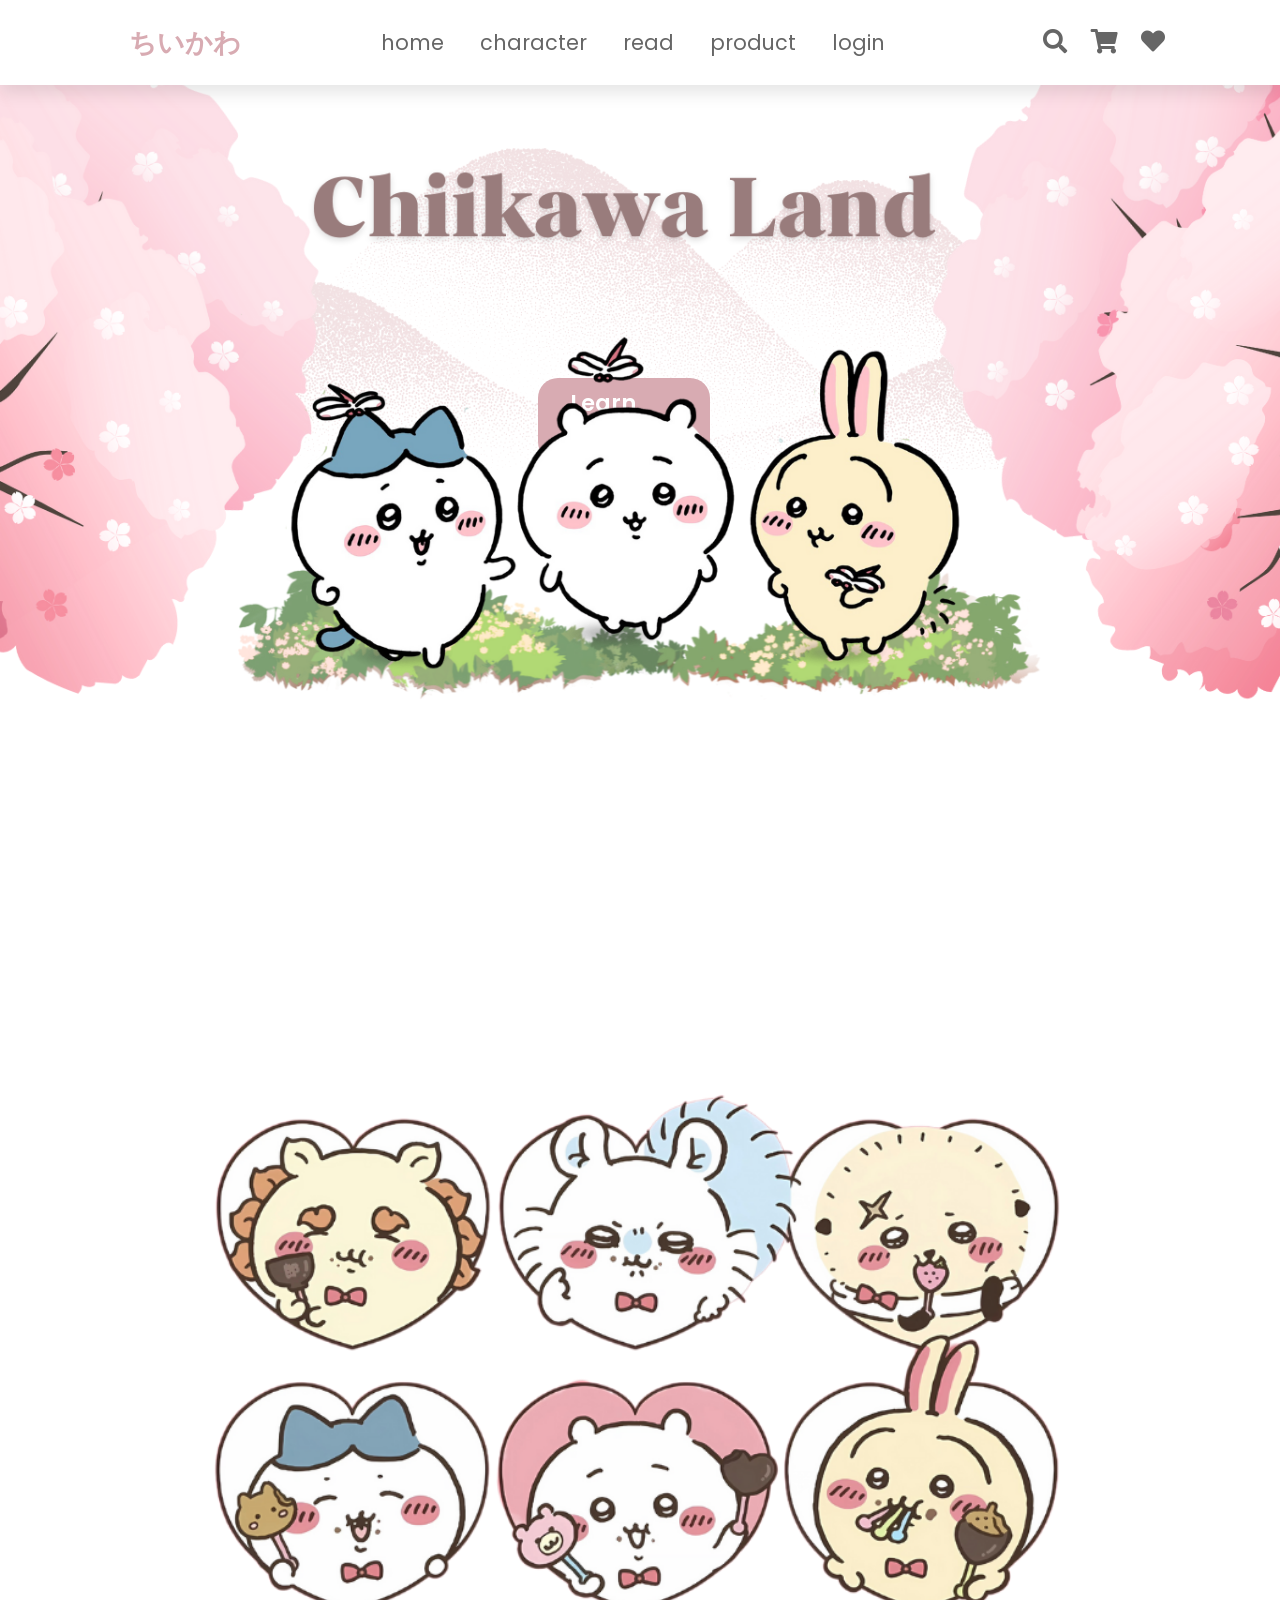
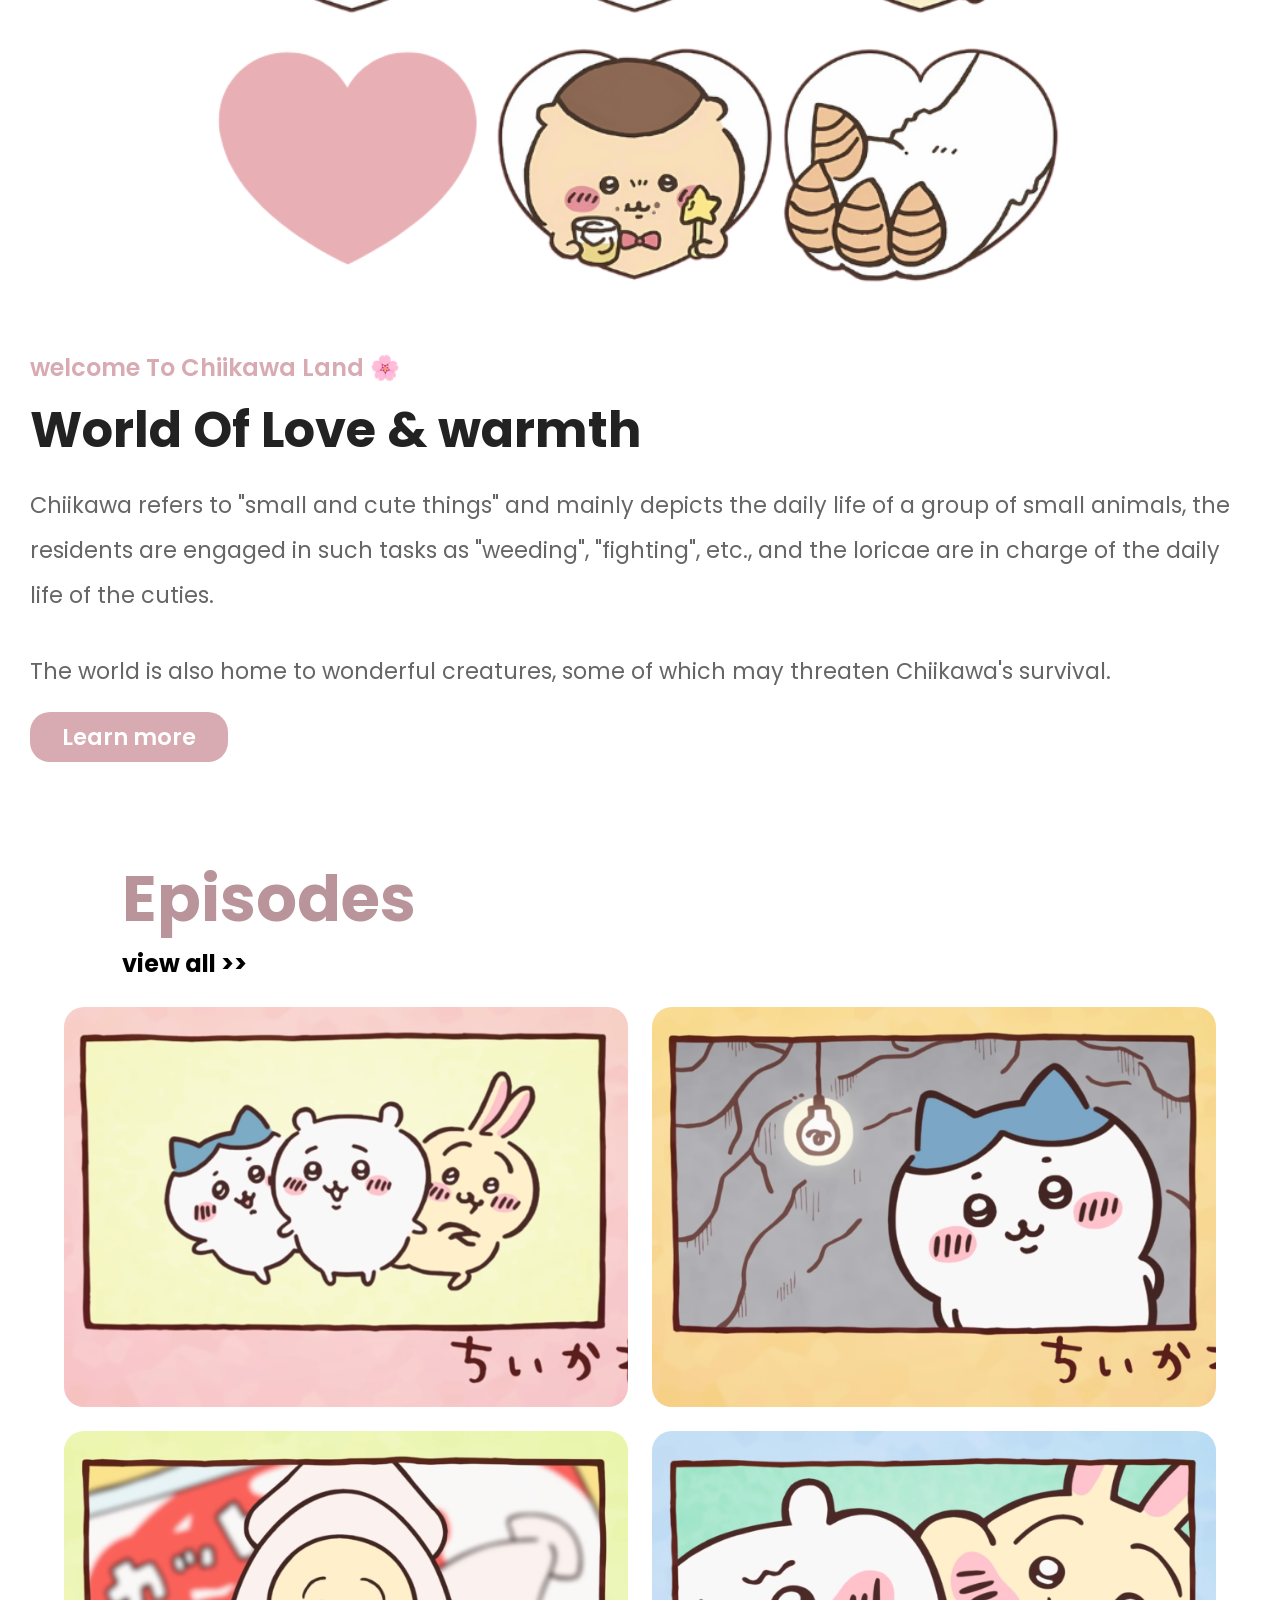
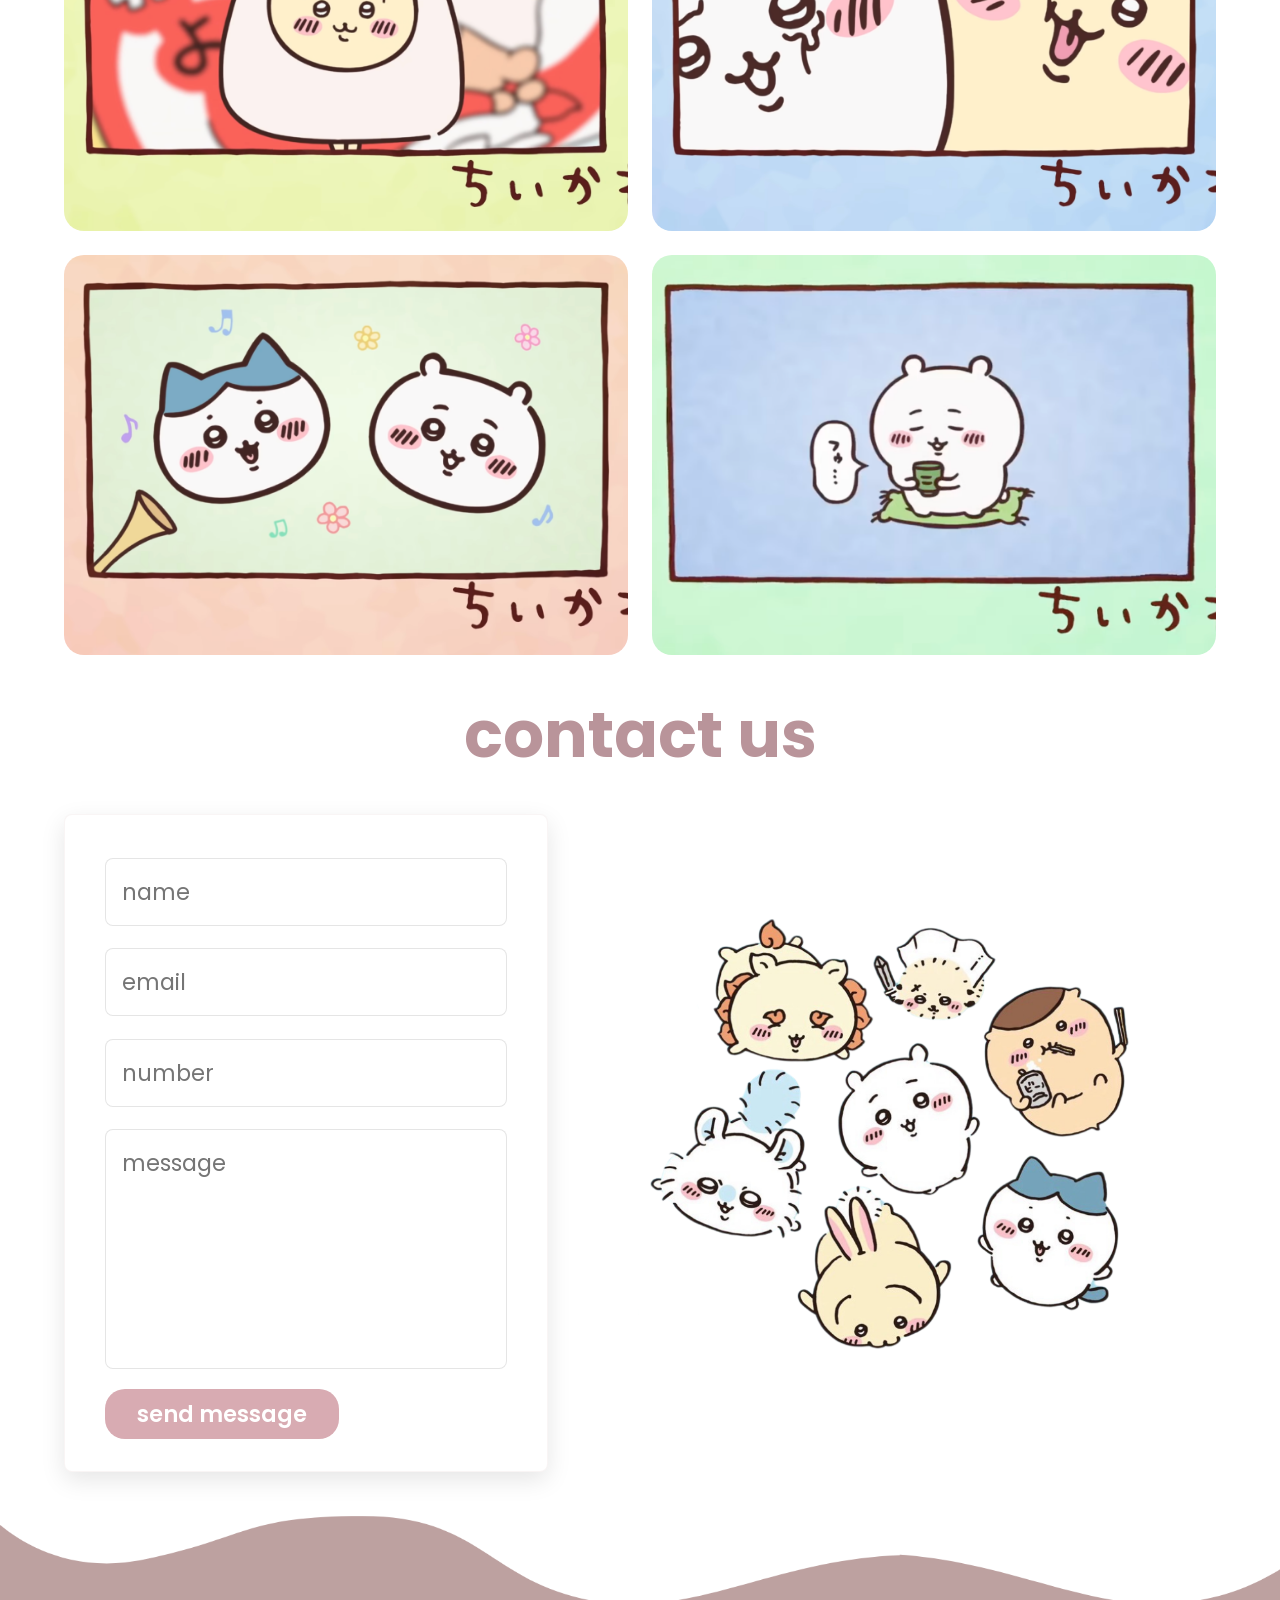
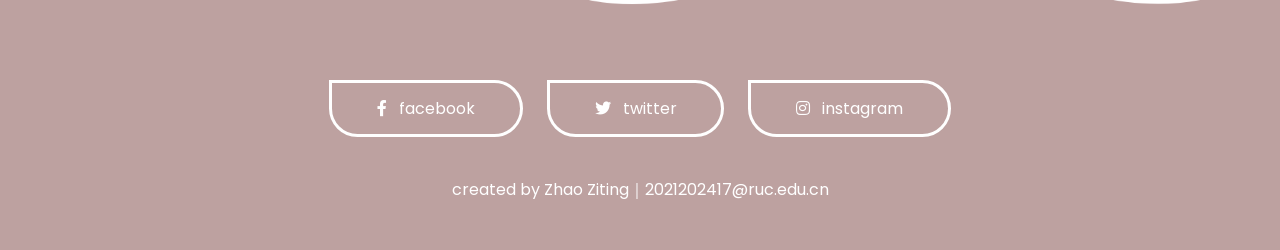
<file: index.html>
<!DOCTYPE html>
<html lang="en">

<head>
    <meta charset="UTF-8">
    <meta http-equiv="X-UA-Compatible" content="IE=edge">
    <meta name="viewport" content="width=device-width, initial-scale=1.0">
    <link rel="stylesheet" href="https://pro.fontawesome.com/releases/v5.10.0/css/all.css" integrity="sha384-AYmEC3Yw5cVb3ZcuHtOA93w35dYTsvhLPVnYs9eStHfGJvOvKxVfELGroGkvsg+p" crossorigin="anonymous" />
    <link rel="stylesheet" href="./css/home.css">
    <link rel="stylesheet" href="./css/header.css" >
    <link rel="stylesheet" href="./css/footer.css" >
    <title>home</title>
</head>

<body>
   <!--—————— header ——————-->
    <header class="header">
         <a href="home.html" class="logo"> <i class="fas fa-flower"></i> ちいかわ </a>
         <nav class="navbar">
             <a href="home.html">home</a>
             <a href="character.html">character</a>
             <a href="read.html">read</a>
             <a href="product.html">product</a>
             <a href="login.html">login</a>
         </nav>

         <div class="icons">
            <div id="search-btn" class="fas fa-search"></div>
            <div id="cart-btn" class="fas fa-shopping-cart"></div>
            <div id="love-btn" class="fas fa-heart"></div>
        </div>
 <!--—————— header·search ——————-->
         <form action="" class="search-form">
            <input type="search" placeholder="search here..." id="search-box">
            <label for="search-box" class="fas fa-search"></label>
        </form>

  <!--—————— header·shopping ——————-->
        <div class="shopping-cart">
            <div class="box">
                <i class="fas fa-times"></i>
                <img src="./images/products/01.png" alt="">
                <div class="content">
                    <h3>Momonga tail</h3>
                    <span class="quantity">1</span>
                    <span class="multiply">x</span>
                    <span class="price">¥1760</span>
                </div>
            </div>
            <div class="box">
                <i class="fas fa-times"></i>
                <img src="./images/products/02.png" alt="">
                <div class="content">
                    <h3>nahowahowa</h3>
                    <span class="quantity">1</span>
                    <span class="multiply">x</span>
                    <span class="price">¥2750</span>
                </div>
            </div>
            <div class="box">
                <i class="fas fa-times"></i>
                <img src="./images/products/03.png" alt="">
                <div class="content">
                    <h3>grief Hachiware</h3>
                    <span class="quantity">1</span>
                    <span class="multiply">x</span>
                    <span class="price">¥2250</span>
                </div>
            </div>
            <h3 class="total"> total : <span>¥6760</span> </h3>
            <a href="#" class="btn">checkout cart</a>
        </div>

 <!--—————— header·loving ——————-->
        <div class="loving">
            <div class="box">
                <i class="fas fa-times"></i>
                <img src="./images/love/love1.png" alt="">
                <div class="content">
                    <h3>Volume One</h3>
                    <span class="price">¥1024</span>
                </div>
            </div>
            <div class="box">
                <i class="fas fa-times"></i>
                <img src="./images/products/01.png" alt="">
                <div class="content">
                    <h3>Ride Hachiware</h3>
                    <span class="price">¥2750</span>
                </div>
            </div>
            <div class="box">
                <i class="fas fa-times"></i>
                <img src="./images/products/08.png" alt="">
                <div class="content">
                    <h3>Play Usagi</h3>
                    <span class="price">¥2750</span>
                </div>
            </div>
            <div class="box">
                <i class="fas fa-times"></i>
                <img src="./images/love/love2.png" alt="">
                <div class="content">
                    <h3>Episode 4</h3>
                    <span class="price">To be viewed...</span>
                </div>
            </div>
        </div>

    </header>

    <!--—————— home ——————-->

    <section class="parallax">
        <img src="./images/Moun.png" id="Moun">
        <img src="./images/grass.png" id="grass1">
        <img src="./images/sakuraL.png" id="sakuraL">
        <img src="./images/sakuraR.png" id="sakuraR">
        <a href="#" class="btn" id="home">Learn more</a>
        <img src="./images/title.png" id="title">
        <img src="./images/ckw.png" id="ckw">
    </section>

       <!--—————— intro ——————-->

<section class="intro">
    <div class="image">
        <img src="./images/intro.png" alt="">
    </div>

    <div class="content">
        <span>welcome To Chiikawa Land 🌸 </span>
        <h3>World Of Love & warmth</h3>
        <p>Chiikawa refers to "small and cute things" and mainly depicts the daily life of a group of small animals, the residents are engaged in such tasks as "weeding", "fighting", etc., and the loricae are in charge of the daily life of the cuties.</p>
        <p>The world is also home to wonderful creatures, some of which may threaten Chiikawa's survival.</p>
        <a href="#" class="btn">Learn more</a>
    </div>

</section>

 <!--—————— Episode ——————-->

<section class="Episode">
    <h1 class="title">  <span>Episodes</span> <a href="#">view all >></a> </h1>
    <div class="box-container">
        <div class="box">
            <img src="./images/ep/ep1.jpg" alt="">
            <div class="icons">
                <a href="#" class="fas fa-eye"></a>
                <a href="#" class="fas fa-heart"></a>
                <a href="#" class="fas fa-share-alt"></a>
            </div>
        </div>

        <div class="box">
            <img src="./images/ep/ep2.jpg" alt="">
            <div class="icons">
                <a href="#" class="fas fa-eye"></a>
                <a href="#" class="fas fa-heart"></a>
                <a href="#" class="fas fa-share-alt"></a>
            </div>
        </div>

        <div class="box">
            <img src="./images/ep/ep3.jpg" alt="">
            <div class="icons">
                <a href="#" class="fas fa-eye"></a>
                <a href="#" class="fas fa-heart"></a>
                <a href="#" class="fas fa-share-alt"></a>
            </div>
        </div>

        <div class="box">
            <img src="./images/ep/ep4.jpg" alt="">
            <div class="icons">
                <a href="#" class="fas fa-eye"></a>
                <a href="#" class="fas fa-heart"></a>
                <a href="#" class="fas fa-share-alt"></a>
            </div>
        </div>

        <div class="box">
            <img src="./images/ep/ep5.jpg" alt="">
            <div class="icons">
                <a href="#" class="fas fa-eye"></a>
                <a href="#" class="fas fa-heart"></a>
                <a href="#" class="fas fa-share-alt"></a>
            </div>
        </div>

        <div class="box">
            <img src="./images/ep/ep6.jpg" alt="">
            <div class="icons">
                <a href="#" class="fas fa-eye"></a>
                <a href="#" class="fas fa-heart"></a>
                <a href="#" class="fas fa-share-alt"></a>
            </div>
        </div>

    </div>
</section>

<!--——————contact————————-->

<section class="contact" id="contact">
    <h1 class="heading"> <span> contact </span> us </h1>
    <div class="row">
        <form action="">
            <input type="text" placeholder="name" class="box">
            <input type="email" placeholder="email" class="box">
            <input type="number" placeholder="number" class="box">
            <textarea name="" class="box" placeholder="message" id="" cols="30" rows="10"></textarea>
            <input type="submit" value="send message" class="btn">
        </form>
        <div class="image">
            <img src="./images/contact.png" alt="">
        </div>
    </div>
</section>

<!--——————footer————————-->

<section class="footer">
    <img src="./images/footer-wave.png" alt="">
    <div class="share">
        <a href="#" class="btn-second"> <i class="fab fa-facebook-f"></i> facebook </a>
        <a href="https://twitter.com/ngnchiikawa" class="btn-second"> <i class="fab fa-twitter"></i> twitter </a>
        <a href="#" class="btn-second"> <i class="fab fa-instagram"></i> instagram </a>
    </div>

    <div class="credit"> created by <span>Zhao Ziting</span>｜2021202417@ruc.edu.cn</div>
</section>

     <script src="./js/script.js"></script>
     <script src="./js/header.js"></script>
</body>


</html>
</file>
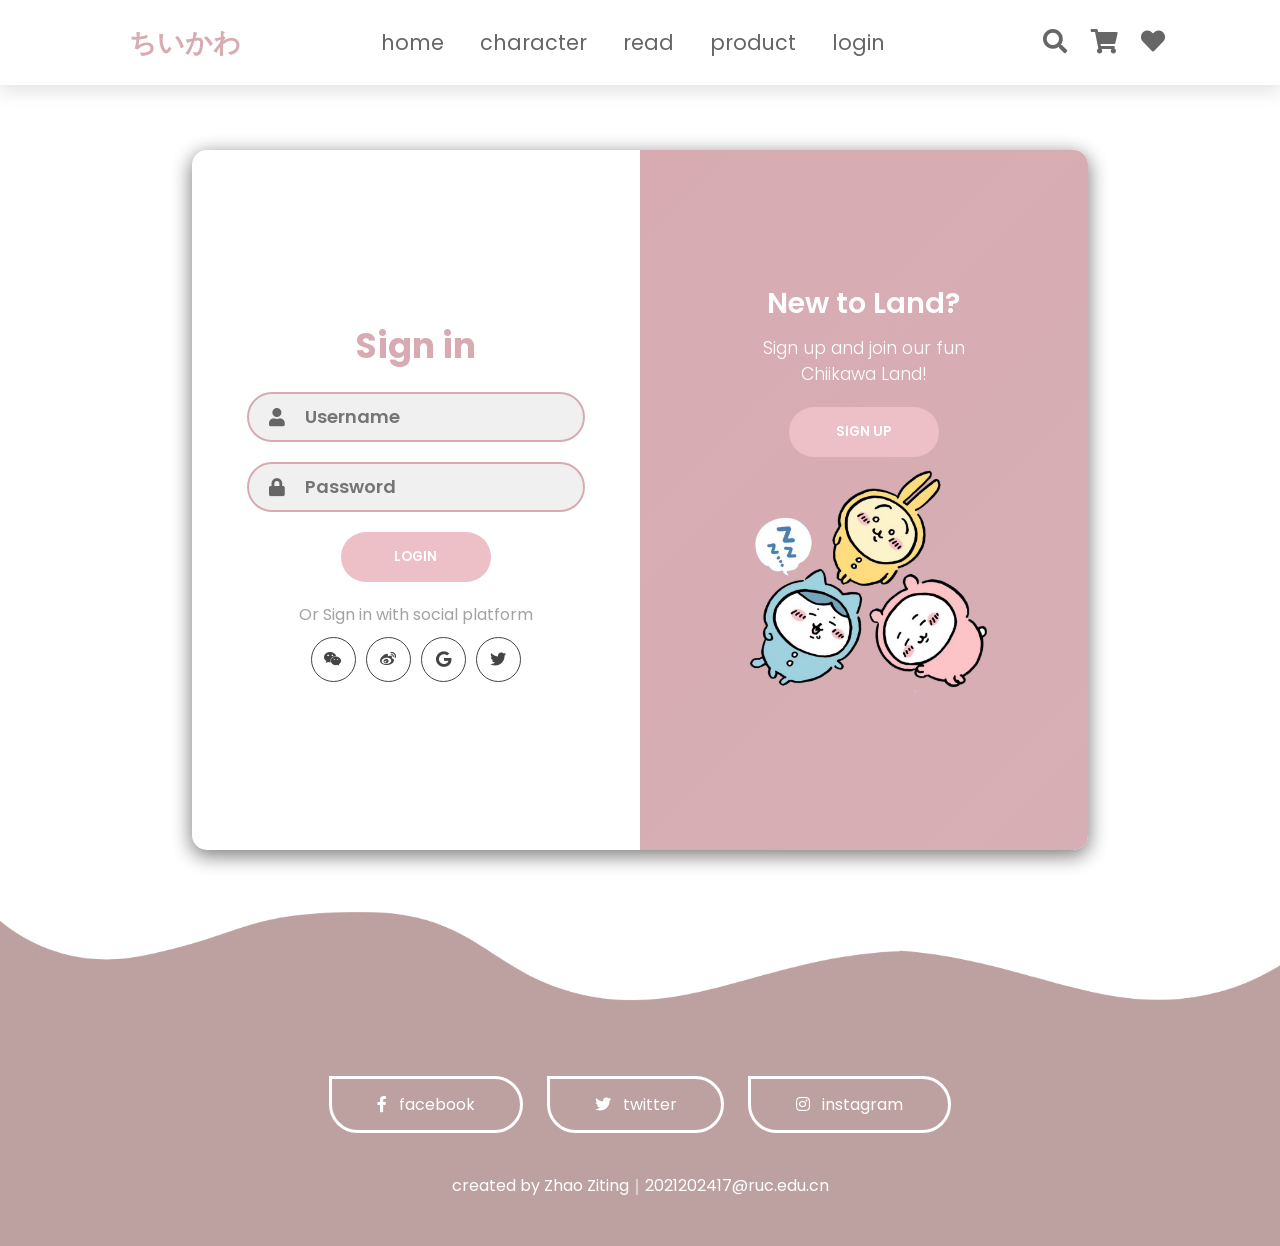
<file: login.html>
<!DOCTYPE html>
<html lang="en">

<head>
    <meta charset="UTF-8">
    <meta http-equiv="X-UA-Compatible" content="IE=edge">
    <meta name="viewport" content="width=device-width, initial-scale=1.0">
    <link rel="stylesheet" href="https://pro.fontawesome.com/releases/v5.10.0/css/all.css" integrity="sha384-AYmEC3Yw5cVb3ZcuHtOA93w35dYTsvhLPVnYs9eStHfGJvOvKxVfELGroGkvsg+p" crossorigin="anonymous" />
    
    <link rel="stylesheet"  href="css/header.css" >
    <link rel="stylesheet" href="css/login.css">
    <link rel="stylesheet"  href="css/footer.css" >
    <title>login</title>
</head>

<body>

    <!--—————— header ——————-->

<!--—————— header ——————-->
<header class="header">
    <a href="home.html" class="logo"> <i class="fas fa-flower"></i> ちいかわ </a>
    <nav class="navbar">
        <a href="index.html">home</a>
        <a href="character.html">character</a>
        <a href="read.html">read</a>
        <a href="product.html">product</a>
        <a href="login.html">login</a>
    </nav>

    <div class="icons">
       <div id="search-btn" class="fas fa-search"></div>
       <div id="cart-btn" class="fas fa-shopping-cart"></div>
       <div id="love-btn" class="fas fa-heart"></div>
   </div>

<!--—————— header·loving ——————-->
   <div class="loving">
       <div class="box">
           <i class="fas fa-times"></i>
           <img src="./images/love/love1.png" alt="">
           <div class="content">
               <h3>Volume One</h3>
               <span class="price">¥1024</span>
           </div>
       </div>
       <div class="box">
           <i class="fas fa-times"></i>
           <img src="./images/products/01.png" alt="">
           <div class="content">
               <h3>Ride Hachiware</h3>
               <span class="price">¥2750</span>
           </div>
       </div>
       <div class="box">
           <i class="fas fa-times"></i>
           <img src="./images/products/08.png" alt="">
           <div class="content">
               <h3>Play Usagi</h3>
               <span class="price">¥2750</span>
           </div>
       </div>
       <div class="box">
           <i class="fas fa-times"></i>
           <img src="./images/love/love2.png" alt="">
           <div class="content">
               <h3>Episode 4</h3>
               <span class="price">To be viewed...</span>
           </div>
       </div>
   </div>

</header>
   
     <!--—————— 表单 ——————-->

<div class="container">
     <div class="signin-signup">
         <form action="" class="sign-in-form">
    <!--form元素用于创建一个表单，
    表单的action属性为空——如果不指定具体的URL，表单数据将会默认提交到当前页面的URL-->

            <h2 class="title">Sign in</h2>

            <div class="input-field">
                <i class="fas fa-user"></i>
                <input type="text" placeholder="Username">
        <!--placeholder属性提供提示信息，当输入框处于未输入状态时,该信息会显示在输入框内部。-->
            </div>

            <div class="input-field">
                 <i class="fas fa-lock"></i>
                <input type="password" placeholder="Password">
            </div>
            <input type="submit" value="Login" class="btn">
            <p class="social-text">Or Sign in with social platform</p>

            <div class="social-media">
                 <a href="#" class="social-icon">
                    <i class="fab fa-weixin"></i>
                </a>
                <a href="" class="social-icon">
                     <i class="fab fa-weibo"></i>
                </a>
                <a href="" class="social-icon">
                    <i class="fab fa-google"></i>
                </a>
                <a href="" class="social-icon">
                    <i class="fab fa-twitter"></i>
                </a>
            </div>

         </form>
         
        <form action="" class="sign-up-form">
            <h2 class="title">Sign up</h2>

            <div class="input-field">
                <i class="fas fa-user"></i>
                <input type="text" placeholder="Username">
            </div>

            <div class="input-field">
                 <i class="fas fa-envelope"></i>
                 <input type="text" placeholder="Email">
            </div>

            <div class="input-field">
                 <i class="fas fa-lock"></i>
                <input type="password" placeholder="Password">
            </div>

            <input type="submit" value="Sign up" class="btn">
            <p class="social-text">Or Sign in with social platform</p>

             <div class="social-media">
                <a href="#" class="social-icon">
                    <i class="fab fa-weixin"></i>
                </a>
                <a href="" class="social-icon">
                     <i class="fab fa-weibo"></i>
                </a>
                <a href="" class="social-icon">
                    <i class="fab fa-google"></i>
                </a>
                <a href="" class="social-icon">
                    <i class="fab fa-twitter"></i>
                </a>
             </div>

        </form>
    </div>

      <!--—————— 滑块 ——————-->

    <div class="panels-container">
        <div class="panel left-panel">
             <div class="content">
                <h3>Member of Land?</h3>
                <p>Log in and start your Chiikawa Land tour!</p>
                <button class="btn" id="sign-in-btn">Sign in</button>
            </div>
            <img src="./images/log-1.png" alt="" class="image">
        </div>

        <div class="panel right-panel">
            <div class="content">
                <h3>New to Land?</h3>
                <p>Sign up and join our fun Chiikawa Land!</p>
                <button class="btn" id="sign-up-btn">Sign up</button>
            </div>
            <img src="./images/log-2.png" alt="" class="image">
        </div>
    </div>
 </div>

  <!--—————— footer ——————-->

 <section class="footer">

    <img src="./images/footer-wave.png" alt="">

    <div class="share">
        <a href="#" class="btn-second"> <i class="fab fa-facebook-f"></i> facebook </a>
        <a href="https://twitter.com/ngnchiikawa" class="btn-second"> <i class="fab fa-twitter"></i> twitter </a>
        <a href="#" class="btn-second"> <i class="fab fa-instagram"></i> instagram </a>
    </div>

    <div class="credit"> created by <span>Zhao Ziting</span>｜2021202417@ruc.edu.cn </div>
</section>
 <script src="./js/log.js"></script>
 <script src="./js/header.js"></script>
</body>

</html>
</file>
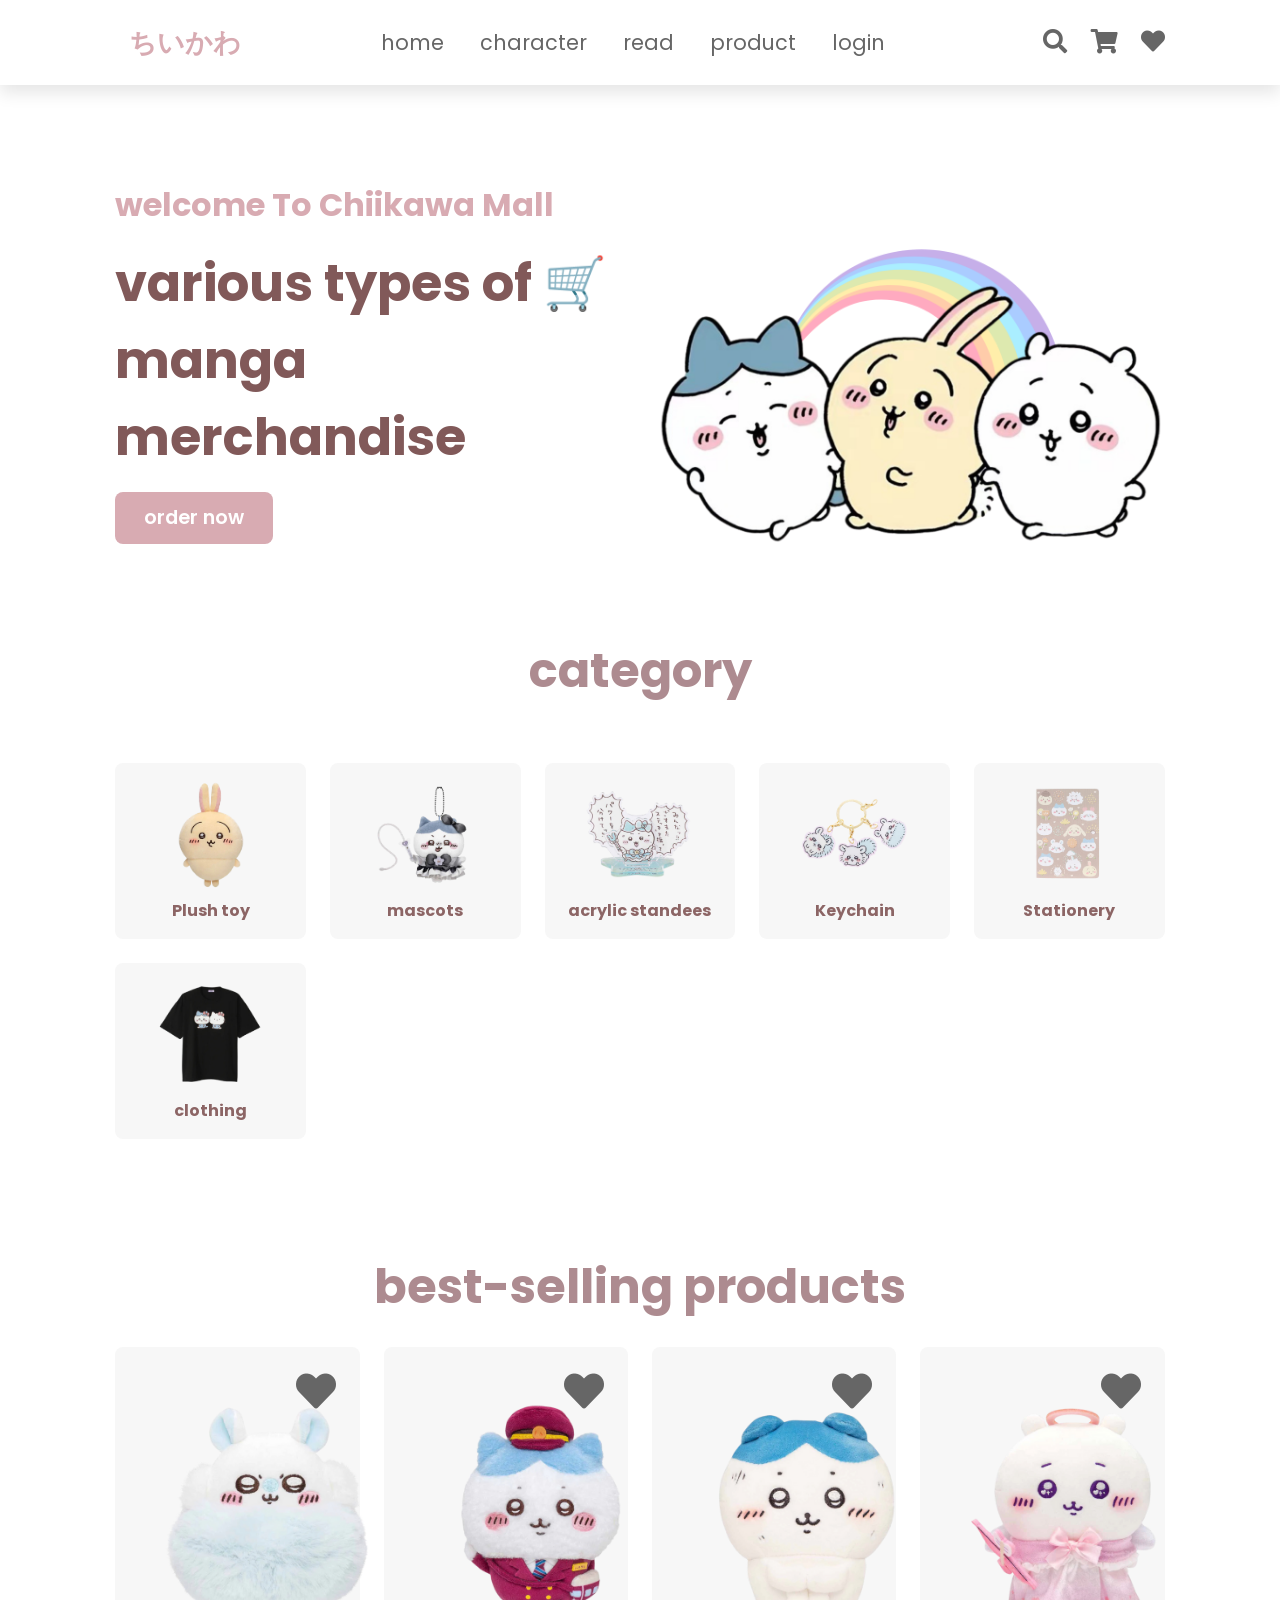
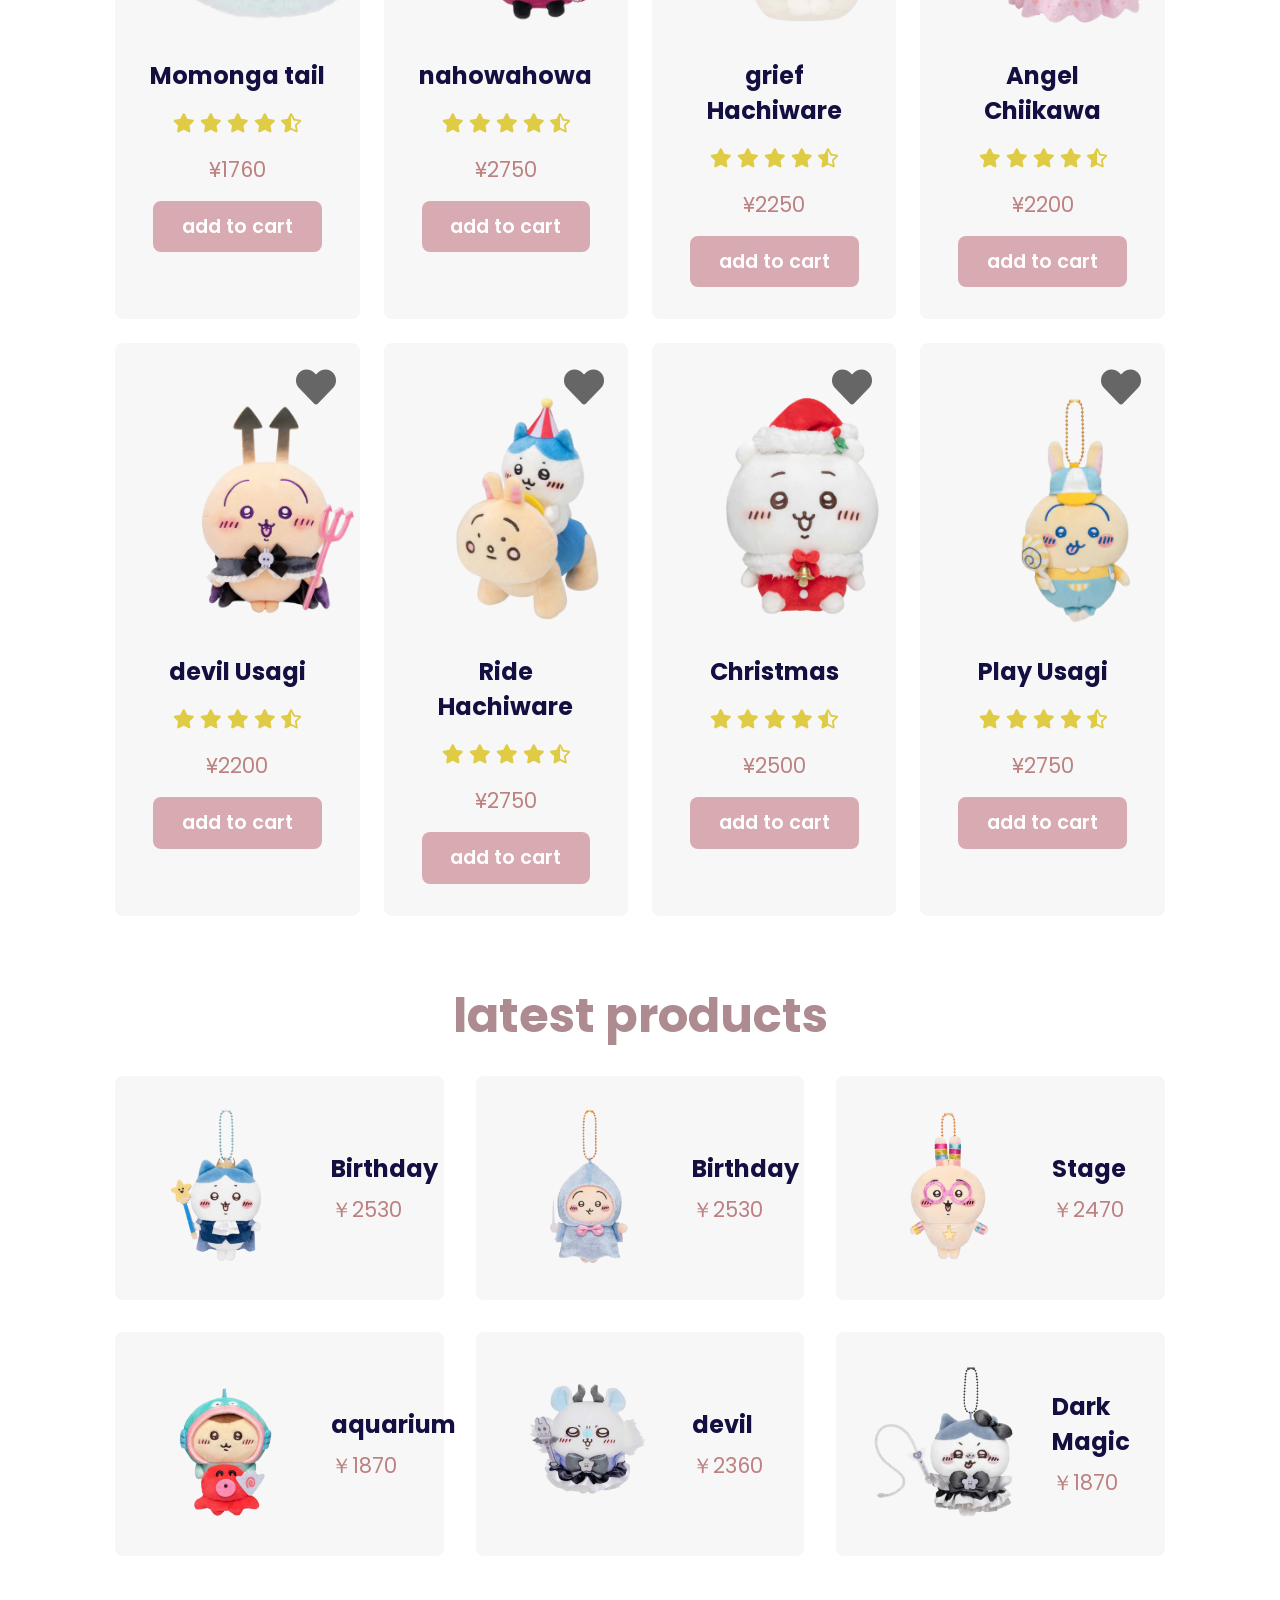
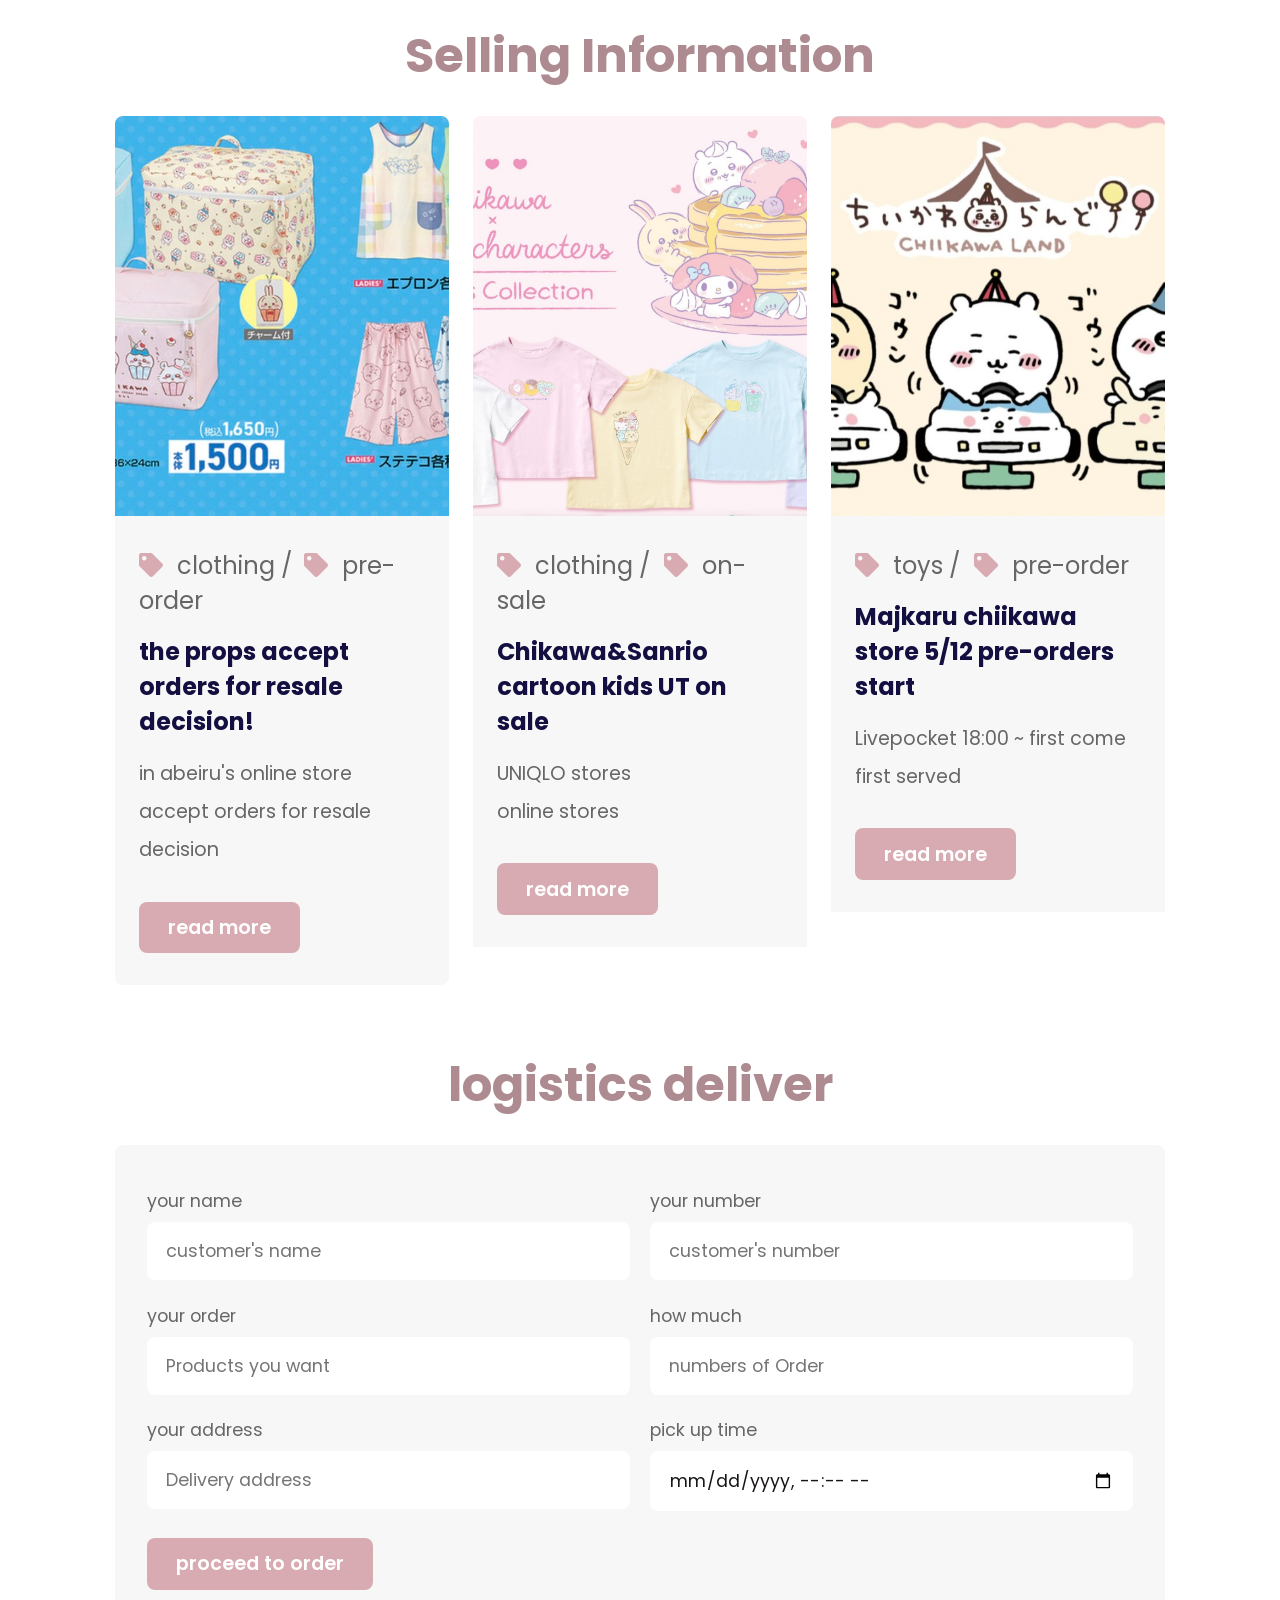
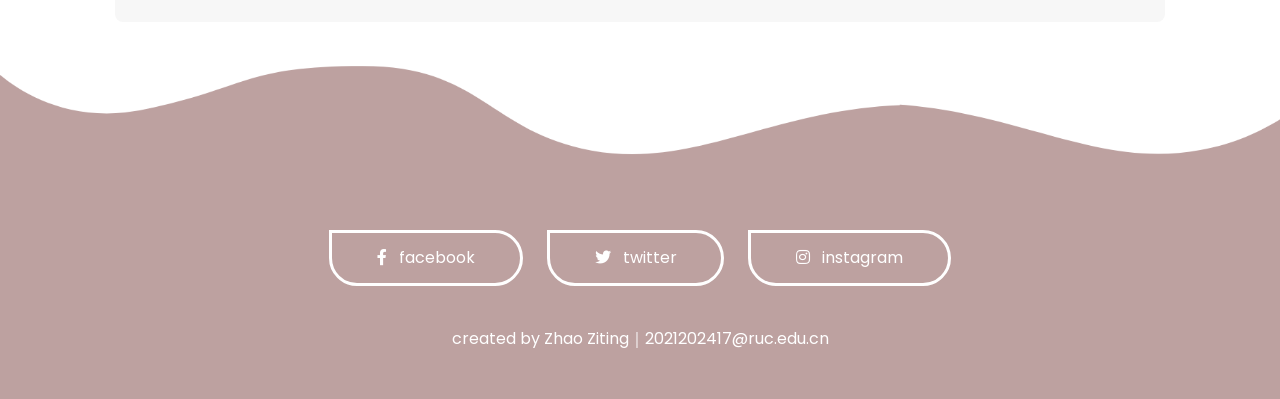
<file: product.html>
<!DOCTYPE html>
<html lang="en">

<head>
    <meta charset="UTF-8">
    <meta http-equiv="X-UA-Compatible" content="IE=edge">
    <meta name="viewport" content="width=device-width, initial-scale=1.0">
    <link rel="stylesheet" href="https://pro.fontawesome.com/releases/v5.10.0/css/all.css"
          integrity="sha384-AYmEC3Yw5cVb3ZcuHtOA93w35dYTsvhLPVnYs9eStHfGJvOvKxVfELGroGkvsg+p" crossorigin="anonymous"/>
    <link rel="stylesheet" href="./css/product.css">
    <link rel="stylesheet" href="./css/header.css">
    <link rel="stylesheet" href="./css/footer.css">
    <title>product</title>
</head>

  <!--—————— header ——————-->
<body>
<!--—————— header ——————-->
<header class="header">
    <a href="home.html" class="logo"> <i class="fas fa-flower"></i> ちいかわ </a>
    <nav class="navbar">
        <a href="index.html">home</a>
        <a href="character.html">character</a>
        <a href="read.html">read</a>
        <a href="product.html">product</a>
        <a href="login.html">login</a>
    </nav>

    <div class="icons">
       <div id="search-btn" class="fas fa-search"></div>
       <div id="cart-btn" class="fas fa-shopping-cart"></div>
       <div id="love-btn" class="fas fa-heart"></div>
   </div>
<!--—————— header·search ——————-->
    <form action="" class="search-form">
       <input type="search" placeholder="search here..." id="search-box">
       <label for="search-box" class="fas fa-search"></label>
   </form>

<!--—————— header·shopping ——————-->
   <div class="shopping-cart">
       <div class="box">
           <i class="fas fa-times"></i>
           <img src="./images/products/01.png" alt="">
           <div class="content">
               <h3>Momonga tail</h3>
               <span class="quantity">1</span>
               <span class="multiply">x</span>
               <span class="price">¥1760</span>
           </div>
       </div>
       <div class="box">
           <i class="fas fa-times"></i>
           <img src="./images/products/02.png" alt="">
           <div class="content">
               <h3>nahowahowa</h3>
               <span class="quantity">1</span>
               <span class="multiply">x</span>
               <span class="price">¥2750</span>
           </div>
       </div>
       <div class="box">
           <i class="fas fa-times"></i>
           <img src="./images/products/03.png" alt="">
           <div class="content">
               <h3>grief Hachiware</h3>
               <span class="quantity">1</span>
               <span class="multiply">x</span>
               <span class="price">¥2250</span>
           </div>
       </div>
       <h3 class="total"> total : <span>¥6760</span> </h3>
       <a href="#" class="btn">checkout cart</a>
   </div>

<!--—————— header·loving ——————-->
   <div class="loving">
       <div class="box">
           <i class="fas fa-times"></i>
           <img src="./images/love/love1.png" alt="">
           <div class="content">
               <h3>Volume One</h3>
               <span class="price">¥1024</span>
           </div>
       </div>
       <div class="box">
           <i class="fas fa-times"></i>
           <img src="./images/products/01.png" alt="">
           <div class="content">
               <h3>Ride Hachiware</h3>
               <span class="price">¥2750</span>
           </div>
       </div>
       <div class="box">
           <i class="fas fa-times"></i>
           <img src="./images/products/08.png" alt="">
           <div class="content">
               <h3>Play Usagi</h3>
               <span class="price">¥2750</span>
           </div>
       </div>
       <div class="box">
           <i class="fas fa-times"></i>
           <img src="./images/love/love2.png" alt="">
           <div class="content">
               <h3>Episode 4</h3>
               <span class="price">To be viewed...</span>
           </div>
       </div>
   </div>

</header>

<!--—————— home ——————-->

<section class="home" id="home">

    <div class="content">
        <span>welcome To Chiikawa Mall</span>
        <h3>various types of  🛒 manga merchandise</h3>
        <a href="#" class="btn">order now</a>
    </div>

    <div class="image">
        <img src="./images/products/product-home.png" alt="" class="home-img">
    </div>

</section>

<!--———————— category ————————-->

<div class="heading">
    <h3>category</h3>
</div>
<section class="category">
    <a href="#" class="box">
        <img src="./images/products/toy.png" alt="">
        <h3>Plush toy</h3>
    </a>

    <a href="#" class="box">
        <img src="./images/products/mas.png" alt="">
        <h3>mascots</h3>
    </a>

    <a href="#" class="box">
        <img src="./images/products/acr.png" alt="">
        <h3>acrylic standees</h3>
    </a>

    <a href="#" class="box">
        <img src="./images/products/key.png" alt="">
        <h3>Keychain</h3>
    </a>

    <a href="#" class="box">
        <img src="./images/products/sta.png" alt="">
        <h3>Stationery</h3>
    </a>

    <a href="#" class="box">
        <img src="./images/products/clo.png" alt="">
        <h3>clothing</h3>
    </a>

</section>


<!--———————— popular ——————————-->

<section class="popular" id="popular">
    <div class="heading">
        <h3>best-selling products</h3>
    </div>

    <div class="box-container">

        <div class="box">
            <a href="#" class="fas fa-heart"></a>
            <div class="image">
                <img src="./images/products/01.png" alt="">
            </div>
            <div class="content">
                <h3>Momonga tail</h3>
                <div class="stars">
                    <i class="fas fa-star"></i>
                    <i class="fas fa-star"></i>
                    <i class="fas fa-star"></i>
                    <i class="fas fa-star"></i>
                    <i class="fas fa-star-half-alt"></i>
                </div>
                <div class="price">¥1760</div>
                <a href="#" class="btn">add to cart</a>
            </div>
        </div>

        <div class="box">
            <a href="#" class="fas fa-heart"></a>
            <div class="image">
                <img src="./images/products/02.png" alt="">
            </div>
            <div class="content">
                <h3>nahowahowa</h3>
                <div class="stars">
                    <i class="fas fa-star"></i>
                    <i class="fas fa-star"></i>
                    <i class="fas fa-star"></i>
                    <i class="fas fa-star"></i>
                    <i class="fas fa-star-half-alt"></i>
                </div>
                <div class="price">¥2750</div>
                <a href="#" class="btn">add to cart</a>
            </div>
        </div>

        <div class="box">
            <a href="#" class="fas fa-heart"></a>
            <div class="image">
                <img src="./images/products/03.png" alt="">
            </div>
            <div class="content">
                <h3>grief Hachiware</h3>
                <div class="stars">
                    <i class="fas fa-star"></i>
                    <i class="fas fa-star"></i>
                    <i class="fas fa-star"></i>
                    <i class="fas fa-star"></i>
                    <i class="fas fa-star-half-alt"></i>
                </div>
                <div class="price">¥2250</div>
                <a href="#" class="btn">add to cart</a>
            </div>
        </div>

        <div class="box">
            <a href="#" class="fas fa-heart"></a>
            <div class="image">
                <img src="./images/products/04.png" alt="">
            </div>
            <div class="content">
                <h3>Angel Chiikawa</h3>
                <div class="stars">
                    <i class="fas fa-star"></i>
                    <i class="fas fa-star"></i>
                    <i class="fas fa-star"></i>
                    <i class="fas fa-star"></i>
                    <i class="fas fa-star-half-alt"></i>
                </div>
                <div class="price">¥2200</div>
                <a href="#" class="btn">add to cart</a>
            </div>
        </div>

        <div class="box">
            <a href="#" class="fas fa-heart"></a>
            <div class="image">
                <img src="./images/products/05.png" alt="">
            </div>
            <div class="content">
                <h3>devil Usagi</h3>
                <div class="stars">
                    <i class="fas fa-star"></i>
                    <i class="fas fa-star"></i>
                    <i class="fas fa-star"></i>
                    <i class="fas fa-star"></i>
                    <i class="fas fa-star-half-alt"></i>
                </div>
                <div class="price">¥2200</div>
                <a href="#" class="btn">add to cart</a>
            </div>
        </div>

        <div class="box">
            <a href="#" class="fas fa-heart"></a>
            <div class="image">
                <img src="./images/products/06.png" alt="">
            </div>
            <div class="content">
                <h3>Ride Hachiware</h3>
                <div class="stars">
                    <i class="fas fa-star"></i>
                    <i class="fas fa-star"></i>
                    <i class="fas fa-star"></i>
                    <i class="fas fa-star"></i>
                    <i class="fas fa-star-half-alt"></i>
                </div>
                <div class="price">¥2750</div>
                <a href="#" class="btn">add to cart</a>
            </div>
        </div>

        <div class="box">
            <a href="#" class="fas fa-heart"></a>
            <div class="image">
                <img src="./images/products/07.png" alt="">
            </div>
            <div class="content">
                <h3>Christmas</h3>
                <div class="stars">
                    <i class="fas fa-star"></i>
                    <i class="fas fa-star"></i>
                    <i class="fas fa-star"></i>
                    <i class="fas fa-star"></i>
                    <i class="fas fa-star-half-alt"></i>
                </div>
                <div class="price">¥2500</div>
                <a href="#" class="btn">add to cart</a>
            </div>
        </div>

        <div class="box">
            <a href="#" class="fas fa-heart"></a>
            <div class="image">
                <img src="./images/products/08.png" alt="">
            </div>
            <div class="content">
                <h3>Play Usagi</h3>
                <div class="stars">
                    <i class="fas fa-star"></i>
                    <i class="fas fa-star"></i>
                    <i class="fas fa-star"></i>
                    <i class="fas fa-star"></i>
                    <i class="fas fa-star-half-alt"></i>
                </div>
                <div class="price">¥2750</div>
                <a href="#" class="btn">add to cart</a>
            </div>
        </div>

    </div>

</section>

<!--—————————— list ——————————-->

<section class="list" id="list">
    <div class="heading">
        <h3>latest products</h3>
    </div>
    <div class="box-container">
        <a href="#" class="box">
            <img src="./images/products/latest/lat-1.png" alt="">
            <div class="content">
                <h3>Birthday</h3>
                <div class="price">￥2530</div>
            </div>
        </a>

        <a href="#" class="box">
            <img src="./images/products/latest/lat-2.png" alt="">
            <div class="content">
                <h3>Birthday</h3>
                <div class="price">￥2530</div>
            </div>
        </a>

        <a href="#" class="box">
            <img src="./images/products/latest/lat3.png" alt="">
            <div class="content">
                <h3>Stage</h3>
                <div class="price">￥2470</div>
            </div>
        </a>

        <a href="#" class="box">
            <img src="./images/products/latest/lat4.png" alt="">
            <div class="content">
                <h3>aquarium</h3>
                <div class="price">￥1870</div>
            </div>
        </a>

        <a href="#" class="box">
            <img src="./images/products/latest/lat5.png" alt="">
            <div class="content">
                <h3>devil</h3>
                <div class="price">￥2360</div>
            </div>
        </a>

        <a href="#" class="box">
            <img src="./images/products/latest/lat6.png" alt="">
            <div class="content">
                <h3>Dark Magic</h3>
                <div class="price">￥1870</div>
            </div>
        </a>
    </div>
</section>

<!--—————————— infors ——————————-->

<section class="infors" id="infors">

    <div class="heading">
        <h3>Selling Information</h3>
    </div>

    <div class="box-container">

        <div class="box">
            <div class="image">
                <h3> <i class="fas fa-calendar"></i> 27st April, 2024 </h3>
                <img src="./images/inf1.jpg" alt="">
            </div>
            <div class="content">
                <div class="tags">
                    <a href="#"> <i class="fas fa-tag"></i> clothing /</a>
                    <a href="#"> <i class="fas fa-tag"></i> pre-order </a>
                </div>
                <h3>the props accept orders for resale decision!</h3>
                <p>in abeiru's online store accept orders for resale decision</p>
                <a href="#" class="btn">read more</a>
            </div>
        </div>

        <div class="box">
            <div class="image">
                <h3> <i class="fas fa-calendar"></i> 3rd may, 2024 </h3>
                <img src="./images/inf2.jpg" alt="">
            </div>
            <div class="content">
                <div class="tags">
                    <a href="#"> <i class="fas fa-tag"></i> clothing / </a>
                    <a href="#"> <i class="fas fa-tag"></i> on-sale  </a>
                </div>
                <h3>Chikawa&Sanrio cartoon kids UT on sale</h3>
                <p>UNIQLO stores<br>online stores</p>
                <a href="#" class="btn">read more</a>
            </div>
        </div>

        <div class="box">
            <div class="image">
                <h3> <i class="fas fa-calendar"></i> 8th may, 2024 </h3>
                <img src="./images/inf3.jpg" alt="">
            </div>
            <div class="content">
                <div class="tags">
                    <a href="#"> <i class="fas fa-tag"></i> toys / </a>
                    <a href="#"> <i class="fas fa-tag"></i> pre-order  </a>
                </div>
                <h3>Majkaru chiikawa store 5/12 pre-orders start</h3>
                <p>Livepocket 18:00 ~ first come first served</p>
                <a href="#" class="btn">read more</a>
            </div>
        </div>
    </div>
</section>

<!--———————— order ————————-->

<section class="order" id="order">

    <div class="heading">
        <h3>logistics deliver</h3>
    </div>

    <form action="">

        <div class="flex">
            <div class="inputBox">
                <span>your name</span>
                <input type="text" placeholder="customer's name" name="" id="">
            <!--placeholder提示性的占位符文本 未输入时显示-->
            
            </div>
            <div class="inputBox">
                <span>your number</span>
                <input type="number" placeholder="customer's number" name="" id="">
            </div>
        </div>

        <div class="flex">
            <div class="inputBox">
                <span>your order</span>
                <input type="text" placeholder="Products you want" name="" id="">
            </div>
            <div class="inputBox">
                <span>how much</span>
                <input type="number" placeholder="numbers of Order" name="" id="">
            </div>
        </div>

        <div class="flex">
            <div class="inputBox">
                <span>your address</span>
                <input type="text" placeholder="Delivery address" name="" id="">
            </div>
            <div class="inputBox">
                <span>pick up time</span>
                <input type="datetime-local">
            </div>
        </div>
        <input type="submit" value="proceed to order" class="btn">

    </form>

</section>

<!--———————— footer ——————---->

<section class="footer">

    <img src="./images/footer-wave.png" alt="">

    <div class="share">
        <a href="#" class="btn-second"> <i class="fab fa-facebook-f"></i> facebook </a>
        <a href="https://twitter.com/ngnchiikawa" class="btn-second"> <i class="fab fa-twitter"></i> twitter </a>
        <a href="#" class="btn-second"> <i class="fab fa-instagram"></i> instagram </a>
    </div>

    <div class="credit"> created by <span>Zhao Ziting</span>｜2021202417@ruc.edu.cn</div>

</section>
<script src="./js/header.js"></script>
</body>
</html>
</file>
<file: css/home.css>
@import url('https://fonts.googleapis.com/css2?family=Poppins:wght@300;400;500;600;700;800;900&display=swap');

::selection {
    background: rgba(0, 0, 0, .2);
}

body {
    background: #ffffff;
    min-height: 100vh;
    overflow-x: hidden;
}

/*——————————parallax————————*/

.parallax {
    display: flex;
    justify-content: center;
    /*所有的子元素将在主轴（默认为水平方向）上居中对齐*/
    align-items: center;
    /*所有的子元素将在交叉轴上（默认垂直）居中对齐*/
    height: 100vh;
    /* 视窗高度的100%，元素的高度将始终等于浏览器视口的高度。
    无论屏幕大小如何变化，元素都会占据整个视口的高度*/
}

.parallax img {
    position: absolute;
    top: 0;
    left: 0;
    width: 100%;
    pointer-events: none;
}

.parallax a {
  position: absolute;
  top: 42%;
  left: 42%;
  width: 13.5%;
}
/*—————————intro————————*/

.intro {
    padding: 10rem 30px 2rem;
    display: flex;
    align-items: center;
    flex-wrap: wrap;
    gap: 1.5rem;
  }

  .intro .image {
    flex: 1 1 40rem;
  }

  .intro .image img {
    width: 100%;
  }

  .intro .content {
    flex: 1 1 40rem;
  }

  .intro .content span {
    color: #d8abb2;
    font-size: 1.5rem;
    font-weight: 600;
  }

  .intro .content h3 {
    color: #222;
    font-size: 3.1rem;
    padding-top: .5rem;
    font-weight: 700;
  }

  .intro .content p {
    color: #666;
    font-size: 1.4rem;
    line-height: 2;
    padding: 1rem 0;
  }

  /*—————————Episode————————*/

  .Episode{
      padding: 0 4rem;
  }
    .Episode .title{
      margin: 5%;
      margin-bottom: 1.6rem;
    }

    .Episode .title span{
        font-size: 4rem;
        padding-right: 45rem;
        color: #b9949a;
      }

    .Episode .title a{
        color: black;
      }
  
    .Episode .title a:hover{
       color: #d8abb2;
      }

  .Episode .box-container {
    display: grid;
    grid-template-columns: repeat(auto-fit, minmax(25rem, 1fr));
    gap: 1.5rem;
  }

  .Episode .box-container .box {
    height: 25rem;
    overflow: hidden;
    position: relative;
    border-radius: 20px;
  }

  .Episode .box-container .box img {
    height: 100%;
    width: 100%;
    object-fit: cover;
  }

  .Episode .box-container .box:hover img {
    transform: scale(1.2);
  }

  .Episode .box-container .box .icons {
    text-align: center;
    background: rgba(0, 0, 0, 0.7);
    padding: 1.5rem 0;
    position: absolute;
    bottom: -6rem;
    left: 0;
    right: 0;
    z-index: 10;
  }

  .Episode .box-container .box:hover .icons {
    bottom: 0;
  }

  .Episode .box-container .box .icons a {
    font-size: 2.5rem;
    color: #fff;
    margin: 0 1.5rem;
  }

  .Episode .box-container .box .icons a:hover {
    color: #d8abb2;
  }

  /*—————————botton————————*/

  .btn {
    margin-top: 0.1rem;
    display: inline-block;
/*既像inline元素那样在行内排列（不会独占一行，相邻的行内元素会紧挨着它显示），又像block元素那样可以设置宽度、高度以及顶部和底部的外边距和内边距。*/
    padding: .5rem 2rem;
    background: #d8abb2;
    border-radius: 20px;
    color: #fff;
    font-size: 1.4rem;
    font-weight: 600;
    cursor: pointer;
    border: none;
  }

  .btn:hover {
    background: #bc9292;
  }

   /*—————————contact————————*/
   
  .contact{
      padding: 0 4rem;
      margin: 2rem 0;
  }
  .contact h1 {
      text-align: center;
      font-size: 4rem;
      margin-bottom: 2rem;
      font-weight: bold;
      color: #b9949a;
  }
  .contact .row{
    display: flex;
    flex-wrap: wrap-reverse;
    gap:1.5rem;
    align-items: center;
}

.contact .row form{
    flex:1 1 23rem;
    padding:2rem 2.5rem;
    box-shadow: 0 .5rem 1.5rem rgba(0,0,0,.1);
    border:.1rem solid rgba(192, 158, 158, 0.1);
    background: #fff;
    border-radius: .5rem;
}

.contact .row .image{
    flex:1 1 33rem;
}

.contact .row .image img{
    width: 100%;
}

.contact .row form .box{
    padding:1rem;
    font-size: 1.4rem;
    color:#333;
    text-transform: none;
    border:.1rem solid rgba(0,0,0,.1);
    border-radius: .5rem;
    margin:.7rem 0;
    width: 100%;
}

.contact .row form .box:focus{
    border-color: #d8abb2;
}

.contact .row form textarea{
    height: 15rem;
    resize: none;
}
</file>
<file: css/header.css>
@import "reset.css";
.header {
    position: fixed;
    top: 0;
    left: 0;
    right: 0;
    z-index: 1000;
    background: #fff;
    box-shadow: 0 0.5rem 1rem rgba(0, 0, 0, 0.1);
    display: flex;
    align-items: center;
    justify-content: space-between;
    padding: 2rem 9%;
    height: 85px;
  }

  .header .logo {
    font-size: 1.7rem;
    font-weight: bolder;
    color: #d8abb2;
  }


  .header .logo i {
    color: #d8abb2;
    padding-right: .5rem;
    vertical-align: middle;
  }

  .header .navbar a {
    font-size: 1.3rem;
    color: #666;
    margin: 0 1rem;
  }

  .header .navbar a:hover {
    color: #d8abb2;
  }

  .header .icons div {
    font-size: 1.5rem;
    margin-left: 1.2rem;
    cursor: pointer;
    color: #666;
  }

  .header .icons div:hover {
    color: #d8abb2;
  }

  /*———————————search——————————*/

  .header .search-form {
    position: absolute;
    top: -115%;
    right: 2rem;
    width: 40rem;
    border-radius: .5rem;
    display: flex;
    align-items: center;
    height: 4rem;
    box-shadow: 0 0.5rem 1rem rgba(0, 0, 0, 0.1);
    background: #fff;
  }

  .header .search-form.active {
    top: 115%;
    transition: .2s linear;
  }

  .header .search-form input {
    height: 100%;
    width: 100%;
    padding: 0 1.2rem;
    font-size: 1.3rem;
    color: #222;
    text-transform: none;
    border: transparent
  }

  .header .search-form label {
    font-size: 1.6rem;
    margin-right: 1.7rem;
    cursor: pointer;
    color: #666;
  }

  .header .search-form label:hover {
    color: #d8abb2;
  }

   /*————————————shopping——————————*/
  .header .shopping-cart {
    position: absolute;
    top: 115%;
    right: -105%;
    background: #fff;
    border-radius: .5rem;
    box-shadow: 0 0.5rem 1rem rgba(0, 0, 0, 0.1);
    width: 35rem;
    padding: 2rem;
  }

  .header .shopping-cart.active {
    right: 2rem;
    transition: .4s linear;
  }

  .header .shopping-cart .box {
    display: flex;
    align-items: center;
    gap: 1.5rem;
    margin-bottom: 1.5rem;
    position: relative;
  }

  .header .shopping-cart .box .fa-times {
    position: absolute;
    top: 50%;
    right: 3rem;
    transform: translateY(-50%);
    font-size: 2rem;
    color: #666;
    cursor: pointer;
  }

  .header .shopping-cart .box .fa-times:hover {
    color: #d8abb2;
  }

  .header .shopping-cart .box img {
    height: 8rem;

  }

  .header .shopping-cart .box .content h3 {
    font-size: 1.6rem;
    padding-bottom: .5rem;
    color: #222;
  }

  .header .shopping-cart .box .content span {
    font-size: 1.4rem;
    color: #666;
  }

  .header .shopping-cart .box .content span.multiply {
    margin: 0 .5rem;
  }

  .header .shopping-cart .total {
    color: #666;
    text-align: center;
    font-size: 2rem;
    margin-top: -0.6rem;
    margin-bottom: 1.4rem;
  }

  .header .shopping-cart .total span {
    color: #222;
  }

  .header .shopping-cart .btn {
   text-align: center;
    width: 100%;
    margin-top: 0.1rem;
    display: inline-block;
    padding: .5rem 2rem;
    background: #d8abb2;
    border-radius: 20px;
    color: #fff;
    font-size: 1.4rem;
    font-weight: 600;
    cursor: pointer;
    border: none;
  }


  .header .shopping-cart .btn:hover {
    background: #bc9292;
  }


  /*————————————————loving————————————*/
  .header .loving {
    position: absolute;
    top: 115%;
    right: -105%;
    background: #fff;
    border-radius: .5rem;
    box-shadow: 0 0.5rem 1rem rgba(0, 0, 0, 0.1);
    width: 35rem;
    padding: 2rem;
  }

  .header .loving.active {
    right: 2rem;
    transition: .4s linear;
  }

  .header .loving .box {
    display: flex;
    align-items: center;
    gap: 1.5rem;
    margin-bottom: 1.5rem;
    position: relative;
  }

  .header .loving .box .fa-times {
    position: absolute;
    top: 50%;
    right: 3rem;
    transform: translateY(-50%);
    font-size: 2rem;
    color: #666;
    cursor: pointer;
  }

  .header .loving .box .fa-times:hover {
    color: #d8abb2;
  }

  .header .loving .box img {
    height: 7rem;
  }

  .header .loving .box .content h3 {
    font-size: 1.6rem;
    padding-bottom: .5rem;
    color: #222;
  }

  .header .loving .box .content span {
    font-size: 1.4rem;
    color: #666;
  }

  .header .loving .box .content span.multiply {
    margin: 0 .5rem;
  }

  .header .loving .total {
    color: #666;
    text-align: center;
    font-size: 2.2rem;
  }

  .header .loving .total span {
    color: #222;
  }

  .header .loving .btn {
    text-align: center;
    width: 100%;
  }
</file>
<file: css/footer.css>
.footer {
    position: relative;
    background: url(../images/products/footer.jpg) no-repeat;
    background-position: center;
    background-size: center;
    padding-top: 10rem;
    padding-bottom: 2rem;
}

.footer img {
    position: absolute;
    top: 0;
    left: 0;
    height: 10rem;
    width: 100%;
}

.footer .share {
    display: flex;
    justify-content: center;
    flex-wrap: wrap;
    gap: 1.5rem;
}

.footer .share a {
    color: #fff;
    border-color: #fff;
    font-size: 1rem;
}

.footer .share a:hover {
    color: #130f40;
}

.footer .share a::before {
    background: #fff;
}

.footer .share a i {
    padding-right: .5rem;
}

.footer .credit {
    text-align: center;
    color: #fff;
    font-size: 1rem;
    padding: 1rem 1rem;
    margin-top: 1.5rem;
}
.btn-second {
    display: inline-block;
    margin-top: 1rem;
    padding: .8rem 2.8rem;
    border-radius: 5rem;
    border-top-left-radius: 0;
    border: 0.2rem solid #ffffff;
    cursor: pointer;
    background: none;
    font-size: 1.7rem;
    overflow: hidden;
    z-index: 0;
    position: relative;
}
</file>
<file: css/login.css>
html {
    overflow-x: hidden;
    scroll-behavior: smooth;
  }

.container {
    position: relative;
    width: 70vw;
    background: #fff;
    border-radius: 15px;
    box-shadow: 0 4px 20px 0 rgba(0, 0, 0, 0.3), 0 6px 20px 0 rgba(0, 0, 0, 0.3);
    overflow: hidden;
    margin: 0 auto;
    margin-top: 150px;
    height: calc(100vh - 200px);
    margin-bottom:50px

}

.container::before {
    content: "";
    position: absolute;
    top: 0;
    left: -50%;
    width: 100%;
    height: 100%;
    background: linear-gradient(-45deg, #d5b0b5, #d8abb2);
    z-index: 6;
    transform: translateX(100%);
    transition: 1s ease-in-out;
}

.signin-signup {
    position: absolute;
    top: 0;
    left: 0;
    width: 100%;
    height: 100%;
    display: flex;
    align-items: center;
    justify-content: space-around;
    z-index: 5;
}

form {
    display: flex;
    align-items: center;
    justify-content: center;
    flex-direction: column;
    width: 40%;
    min-width: 238px;
    padding: 0 10px;
}

form.sign-in-form {
    opacity: 1;
    transition: 0.5s ease-in-out;
    transition-delay: 1s;
}

form.sign-up-form {
    opacity: 0;
    transition: 0.5s ease-in-out;
    transition-delay: 1s;
}

.title {
    font-size: 35px;
    color: #d8abb2;
    margin-bottom: 10px;
}

.input-field {
    width: 100%;
    height: 50px;
    background: #f0f0f0;
    margin: 10px 0;
    border: 2px solid #d8abb2;
    border-radius: 50px;
    display: flex;
    align-items: center;
}

.input-field i {
    flex: 1;
    text-align: center;
    color: #666;
    font-size: 18px;
}

.input-field input {
    flex: 5;
    background: none;
    border: none;
    outline: none;
    width: 100%;
    font-size: 18px;
    font-weight: 600;
    color: #444;
}

/*——————————botton——————————*/

.btn {
    width: 150px;
    height: 50px;
    border: none;
    border-radius: 50px;
    background: #edbfc6;
    color: #fff;
    font-weight: 600;
    margin: 10px 0;
    text-transform: uppercase;
    cursor: pointer;
}

.btn:hover {
    background: #d48b95;
}

/*—————————social——————————*/

.social-text {
    margin: 10px 0;
    font-size: 16px;
    color: #a4a2a2;
}

.social-media {
    display: flex;
    justify-content: center;
}

.social-icon {
    height: 45px;
    width: 45px;
    display: flex;
    align-items: center;
    justify-content: center;
    color: #444;
    border: 1px solid #444;
    border-radius: 50px;
    margin: 0 5px;
}

a {
    text-decoration: none;
}

.social-icon:hover {
    color: #d8abb2;
    border-color: #d8abb2;
}

/*——————————panels——————————*/

.panels-container {
    position: absolute;
    top: 0;
    left: 0;
    width: 100%;
    height: 100%;
    display: flex;
    align-items: center;
    justify-content: space-around;
}

.panel {
    display: flex;
    flex-direction: column;
    align-items: center;
    justify-content: space-around;
    width: 40%;
    min-width: 220px;
    padding: 0 60px;
    text-align: center;
    z-index: 6;
}

.left-panel {
    pointer-events: none;
}

.content {
    color: #fff;
    transition: 1.1s ease-in-out;
    transition-delay: 0.5s;
}

.panel h3 {
    font-size: 1.8rem;
    font-weight: 600;
}

.panel p {
    font-size: 1.1rem;
    padding: 10px 0;
    font-weight: 300;
}

.image {
    width: 105%;
    transition: 1.1s ease-in-out;
    transition-delay: 0.4s;
}

.left-panel .image,
.left-panel .content {
    transform: translateX(-200%);
}

.right-panel .image,
.right-panel .content {
    transform: translateX(0);
}

.account-text {
    display: none;
}


/*——————animation——————————*/

.container.sign-up-mode::before {
    transform: translateX(0);
}

.container.sign-up-mode .right-panel .image,
.container.sign-up-mode .right-panel .content {
    transform: translateX(200%);
}
/*.sign-up-mode状态下，.right-panel右侧面板从初始状态（可见）向右移动200%，超出视口范围*/

.container.sign-up-mode .left-panel .image,
.container.sign-up-mode .left-panel .content {
    transform: translateX(0);
}

.container.sign-up-mode form.sign-in-form {
    opacity: 0;
}

.container.sign-up-mode form.sign-up-form {
    opacity: 1;
}

.container.sign-up-mode .right-panel {
    pointer-events: none;
}

.container.sign-up-mode .left-panel {
    pointer-events: all;
}


/*————————responsive——————————*/

@media (max-width:779px) {
    .container {
        width: 100vw;
        height: 100vh;
    }
}

@media (max-width:635px) {
    .container::before {
        display: none;
    }
    form {
        width: 80%;
    }
    form.sign-up-form {
        display: none;
    }
    .container.sign-up-mode2 form.sign-up-form {
        display: flex;
        opacity: 1;
    }
    .container.sign-up-mode2 form.sign-in-form {
        display: none;
    }
    .panels-container {
        display: none;
    }
    .account-text {
        display: initial;
        margin-top: 30px;
    }
}

@media (max-width:320px) {
    form {
        width: 90%;
    }
}
</file>
<file: css/product.css>
@import url("https://fonts.googleapis.com/css2?family=Poppins:wght@100;300;400;500;600&display=swap");
@import url("https://fonts.googleapis.com/css2?family=Satisfy&display=swap");

html {
  overflow-x: hidden;
  scroll-behavior: smooth;
  scroll-padding-top: 8.5rem;
}

section {
  padding: 2rem 9%;
}

.heading {
  text-align: center;
  padding-bottom: 1.5rem;
}

.heading h3 {
  font-size: 3rem;
  color: #ad8b90;
}

/*--————————botton————————--*/

.btn {
  display: inline-block;
  margin-top: 1rem;
  padding: .7rem 1.8rem;
  font-size: 1.2rem;
  font-weight: 600;
  cursor: pointer;
  color: #fff;
  background: #d8abb2;
  border-radius: .5rem;
  border: transparent;
}

.btn:hover {
  background: #ad8b90;
}

/*--————————home————————--*/

.home {
  display: flex;
  align-items: center;
  flex-wrap: wrap-reverse;
  gap: 2rem;
  position: relative;
  overflow: hidden;
  margin-top: 90px;
  height: calc(100vh-100px);
}

.home .content {
  flex: 1 1 20rem;
}

.home .content span {
  font-size: 2rem;
  color: #d8abb2;
  font-weight: bold;
}

.home .content h3 {
  font-size: 3.2rem;
  color: rgb(129, 89, 89);
  padding-top: 1rem;
}

.home .content p {
  font-size: 1.4rem;
  color: #666;
  line-height: 2;
  padding: 1rem 0;
}

.home .image {
  flex: 1 1 20rem;
  margin: 2rem 0;
  pointer-events: none;
}

.home .image .home-img {
  width: 100%;
  margin-top: 5rem;
}

/*--————————category————————--*/

.category {
  display: grid;
  grid-template-columns: repeat(auto-fit, minmax(10rem, 1fr));
  gap: 1.5rem;
  padding-bottom: 5rem;
}

.category .box {
  padding: 1rem ;
  text-align: center;
  border-radius: .5rem;
  background: #f7f7f7;
}

.category .box:hover {
  background: #d8abb2;
}

.category .box:hover h3 {
  color: #fff;
}

.category .box img {
  height: 7rem;
}

.category .box h3 {
  font-size: 1rem;
  color: #8c6565;
}

/*--————————popular————————--*/

.popular .box-container {
  display: grid;
  grid-template-columns: repeat(auto-fit, minmax(15rem, 1fr));
  gap: 1.5rem;
}

.popular .box-container .box {
  border-radius: .5rem;
  position: relative;
  background: #f7f7f7;
  padding: 2rem;
  text-align: center;
}

.popular .box-container .box .fa-heart {
  position: absolute;
  top: 1.5rem;
  right: 1.5rem;
  font-size: 2.5rem;
  color: #666;
  cursor: pointer;
}

.popular .box-container .box .fa-heart:hover {
  color: #d8abb2;
}

.popular .box-container .box .image {
  margin: 1rem 0;
}

.popular .box-container .box .image img {
  height: 15rem;
}

.popular .box-container .box .content h3 {
  font-size: 1.5rem;
  color: #130f40;
}

.popular .box-container .box .content .stars {
  padding: 1rem 0;
  font-size: 1.2rem;
}

.popular .box-container .box .content .stars i {
  color: #dfcb44;
}

.popular .box-container .box .content .stars span {
  color: #666;
}

.popular .box-container .box .content .price {
  font-size: 1.3rem;
  color: #bd8181;
}

/*--————————list————————--*/

.list .box-container {
  display: grid;
  grid-template-columns: repeat(auto-fit, minmax(20rem, 1fr));
  gap: 2rem;
}

.list .box-container .box {
  border-radius: .5rem;
  background: #f7f7f7;
  padding: 2rem;
  display: flex;
  align-items: center;
  gap: 1.5rem;
}

.list .box-container .box:hover {
  background: #c8a4a4;
}

.list .box-container .box:hover .content h3 {
  color: #fff;
}

.list .box-container .box:hover .content .price {
  color: #ffffff;
}

.list .box-container .box img {
  height: 10rem;
}

.list .box-container .box .content h3 {
  font-size: 1.5rem;
  color: #130f40;
  padding-bottom: .5rem;
}

.list .box-container .box .content .price {
  font-size: 1.3rem;
  color: #bd8181;
}

/*----infors------*/

.infors .box-container {
  display: grid;
  grid-template-columns: repeat(auto-fit, minmax(10rem, 1fr));
  gap: 1.5rem;
}

.infors .box-container .box {
  border-radius: .5rem;
  overflow: hidden;
}

.infors .box-container .box:hover .image h3 {
  left: 1.5rem;
}

.infors .box-container .box:hover .image img {
  transform: scale(1.1);
}

.infors .box-container .box .image {
  position: relative;
  height: 25rem;
  overflow: hidden;
  width: 100%;
}

.infors .box-container .box .image h3 {
  position: absolute;
  z-index: 10;
  top: 1rem;
  left: -100%;
  border-radius: .5rem;
  padding: .5rem 1rem;
  background: #fff;
  color: #130f40;
  font-size: 1.5rem;
}

.infors .box-container .box .image h3 i {
  padding-right: .5rem;
  color: #d8abb2 ;
}

.infors .box-container .box .image img {
  height: 100%;
  width: 100%;
  object-fit: cover;
}

.infors .box-container .box .content {
  padding: 2rem 1.5rem;
  background: #f7f7f7;
}

.infors .box-container .box .content .tags {
  padding-bottom: 1rem;
}

.infors .box-container .box .content .tags a {
  font-size: 1.5rem;
  color: #666;
  padding-right: .5rem;
}

.infors .box-container .box .content .tags a:hover {
  color: #d8abb2;
}

.infors .box-container .box .content .tags a i {
  color: #d8abb2;
  padding-right: .5rem;
}

.infors .box-container .box .content h3 {
  font-size: 1.5rem;
  color: #130f40;
}

.infors .box-container .box .content p {
  font-size: 1.2rem;
  color: #666;
  padding: 1rem 0;
  line-height: 2;
}


/*--————————order————————--*/

.order form {
  background: #f7f7f7;
  padding: 2rem;
  border-radius: .5rem;
}

.order form .flex {
  display: flex;
  flex-wrap: wrap;
  justify-content: space-between;
}

.order form .flex .inputBox {
  width: 49%;
  padding: .7rem 0;
}

.order form .flex span {
  font-size: 1.1rem;
  color: #666;
}

.order form .flex input, .order form .flex textarea {
  width: 100%;
  margin-top: .5rem;
  padding: 1rem 1.2rem;
  width: 100%;
  border-radius: .5rem;
  font-size: 1.1rem;
  text-transform: none;
  color: #1a1616;
  border: none;
}

.order form .flex textarea {
  height: 20rem;
  resize: none;
}
</file>
